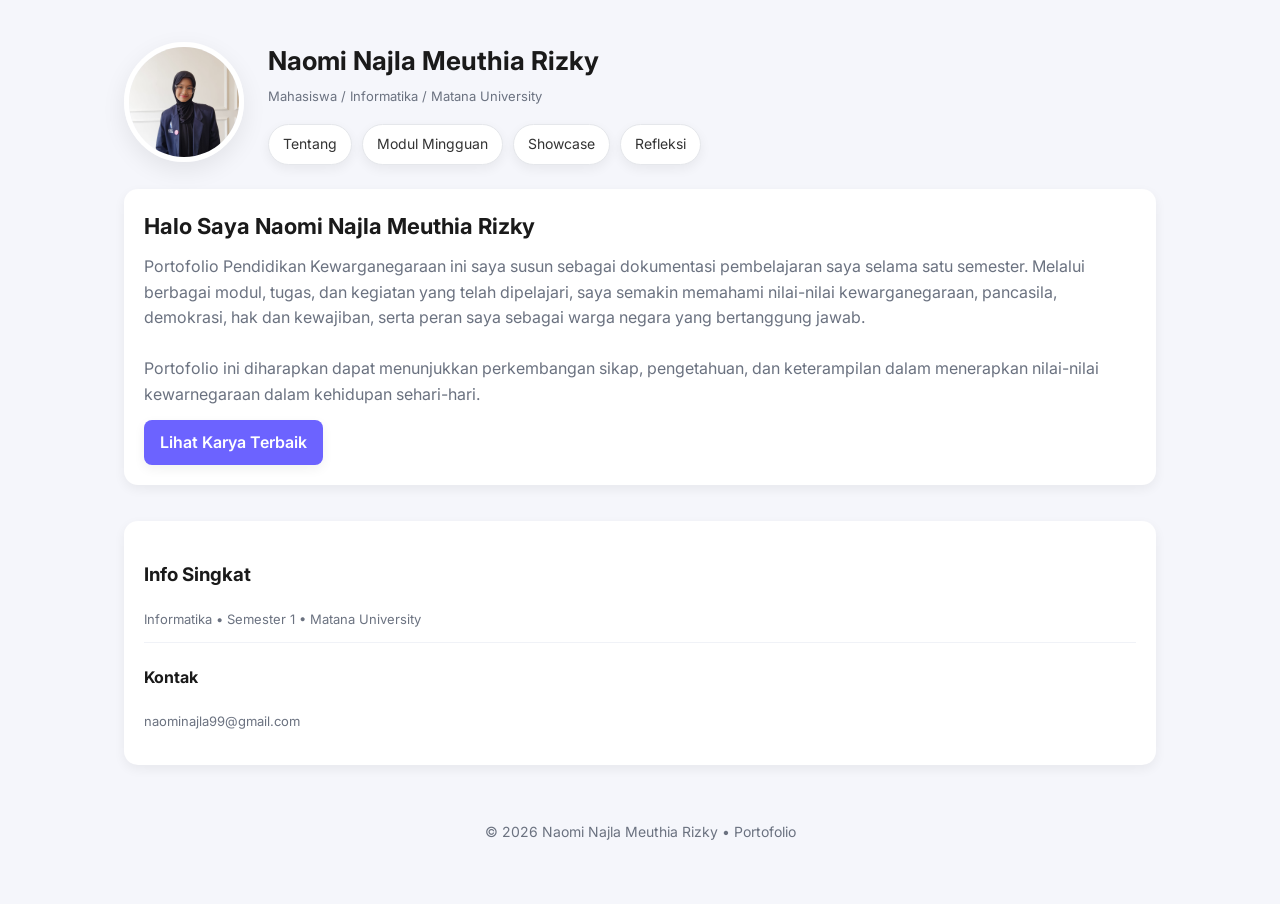
<file: html/index.html>
<!doctype html>
<html lang="id">
<head>
  <meta charset="utf-8" />
  <meta name="viewport" content="width=device-width, initial-scale=1" />
  <title>Portofolio - Naomi Najla Meuthia Rizky</title>

  <!-- Fonts -->
  <link href="https://fonts.googleapis.com/css2?family=Inter:wght@300;400;600;700&display=swap" rel="stylesheet">

  <!-- External CSS -->
 <link rel="stylesheet" href="uas.css">
</head>

<body>
  <div class="container">
    <header>
      <div class="profile">
        <img src="Naomi.jpeg" alt="Foto Profil">
      </div>
      <div class="brand">
        <h1>Naomi Najla Meuthia Rizky</h1>
        <p class="meta">Mahasiswa / Informatika / Matana University </p>
        <nav>
          <a href="./index.html">Tentang</a>
          <a href="./module.html">Modul Mingguan</a>
          <a href="./showcase.html">Showcase</a>
          <a href="./refleksi.html">Refleksi</a>
        </nav>
      </div>
    </header>

    <section class="hero card" id="about">
      <div class="intro">
        <h2>Halo Saya Naomi Najla Meuthia Rizky</h2>
        <p>Portofolio Pendidikan Kewarganegaraan ini saya susun sebagai dokumentasi pembelajaran saya selama satu semester.
          Melalui berbagai modul, tugas, dan kegiatan yang telah dipelajari, saya semakin memahami nilai-nilai kewarganegaraan,
          pancasila, demokrasi, hak dan kewajiban, serta peran saya sebagai warga negara yang bertanggung jawab.
        </p>
        <br>
        <p>
          Portofolio ini diharapkan dapat menunjukkan perkembangan sikap, pengetahuan, dan keterampilan 
          dalam menerapkan nilai-nilai kewarnegaraan dalam kehidupan sehari-hari.
        </p>
        <p style="margin-top:12px"><a class="btn" href="showcase.html">Lihat Karya Terbaik</a></p>
      </div>
    </section>

    <!-- <div class="grid"> -->
     
      <aside>
        <div class="card">
          <h3>Info Singkat</h3>
          <p class="meta">Informatika • Semester 1 • Matana University </p>
          <hr style="margin:12px 0;border:none;border-top:1px solid #f0f2f7">
          <h4>Kontak</h4>
          <p class="meta">naominajla99@gmail.com</p>
        </div>

 
  <!-- </div> -->
     <footer>
      © <span id="year"></span> Naomi Najla Meuthia Rizky • Portofolio
    </footer>

  <script>
    document.getElementById('year').textContent = new Date().getFullYear();
  </script>

</body>
</html>
</file>
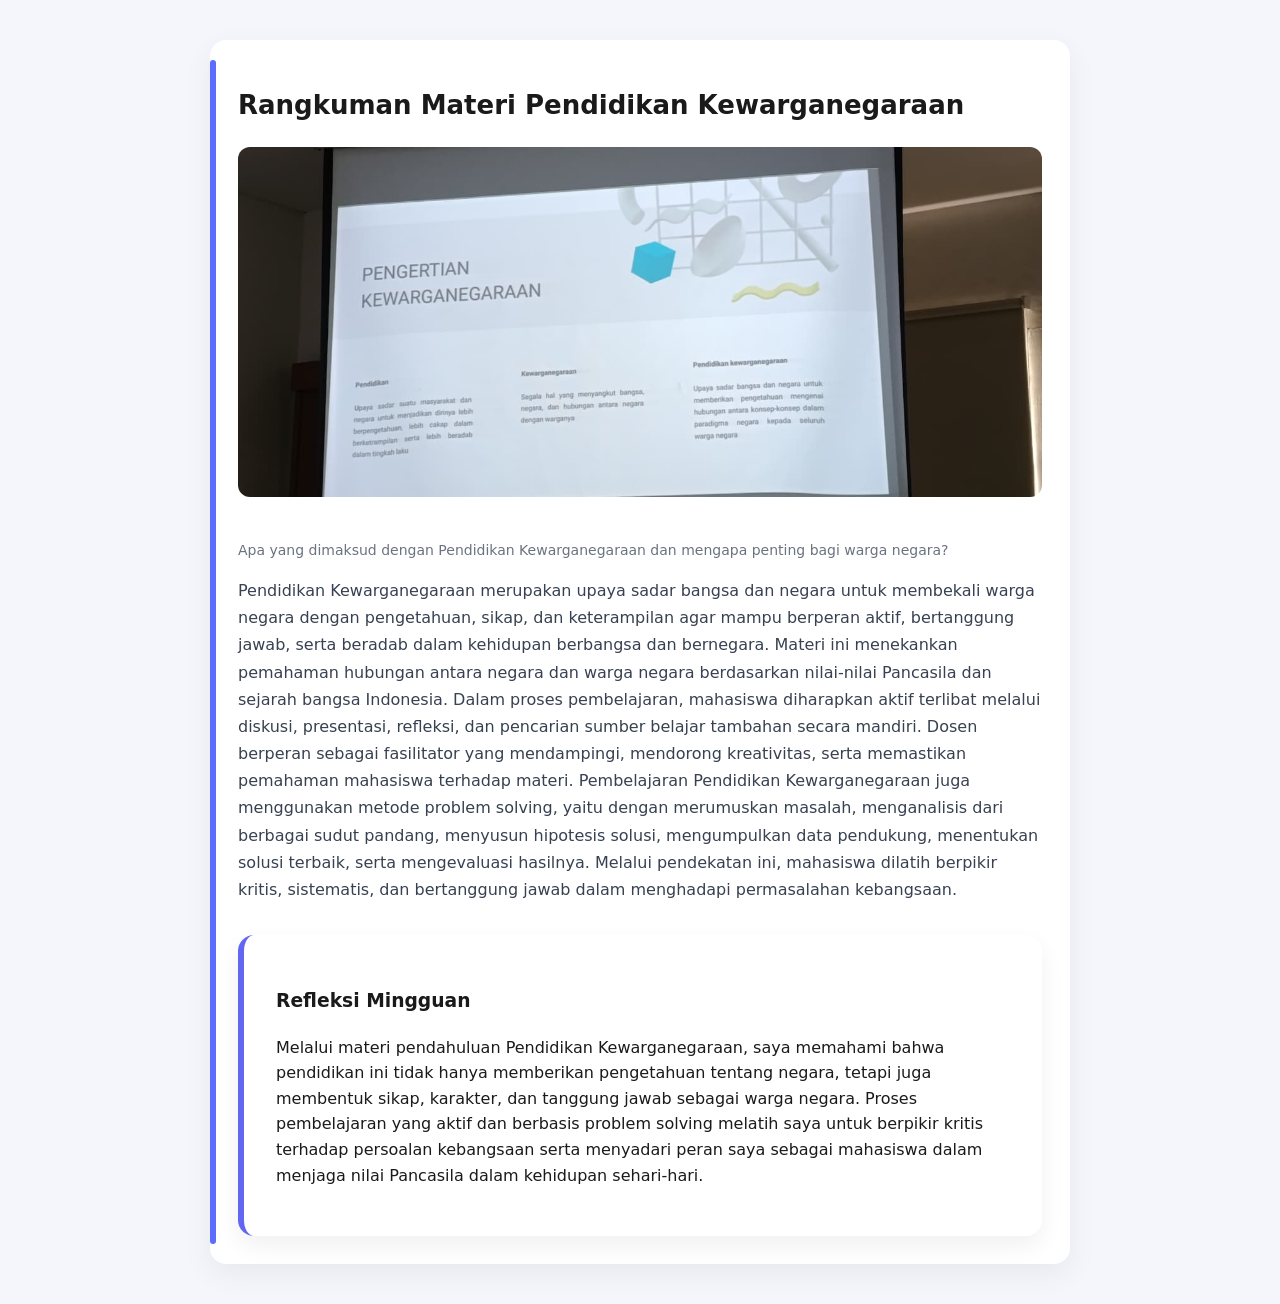
<file: html/module-detail.html>
<!DOCTYPE html>
<html>
  <head>
    <title>Module Detail</title>
    <meta charset="UTF-8" />
    <link rel="stylesheet" href="uas.css" />
  </head>

  <body>
    <div class="page-container">
      <div class="module-card detail-card">
        <h1 class="module-title"></h1>

        <img class="module-image" />

        <p class="module-author"></p>

        <div class="module-content"></div>

        <div class="module-reflection">
          <h3>Refleksi Mingguan</h3>
          <p class="refleksi-text"></p>
        </div>
      </div>
    </div>

    <!-- script taruh di BAWAH -->
    <script src="./js/module-detail.js"></script>
  </body>
</html>
</file>
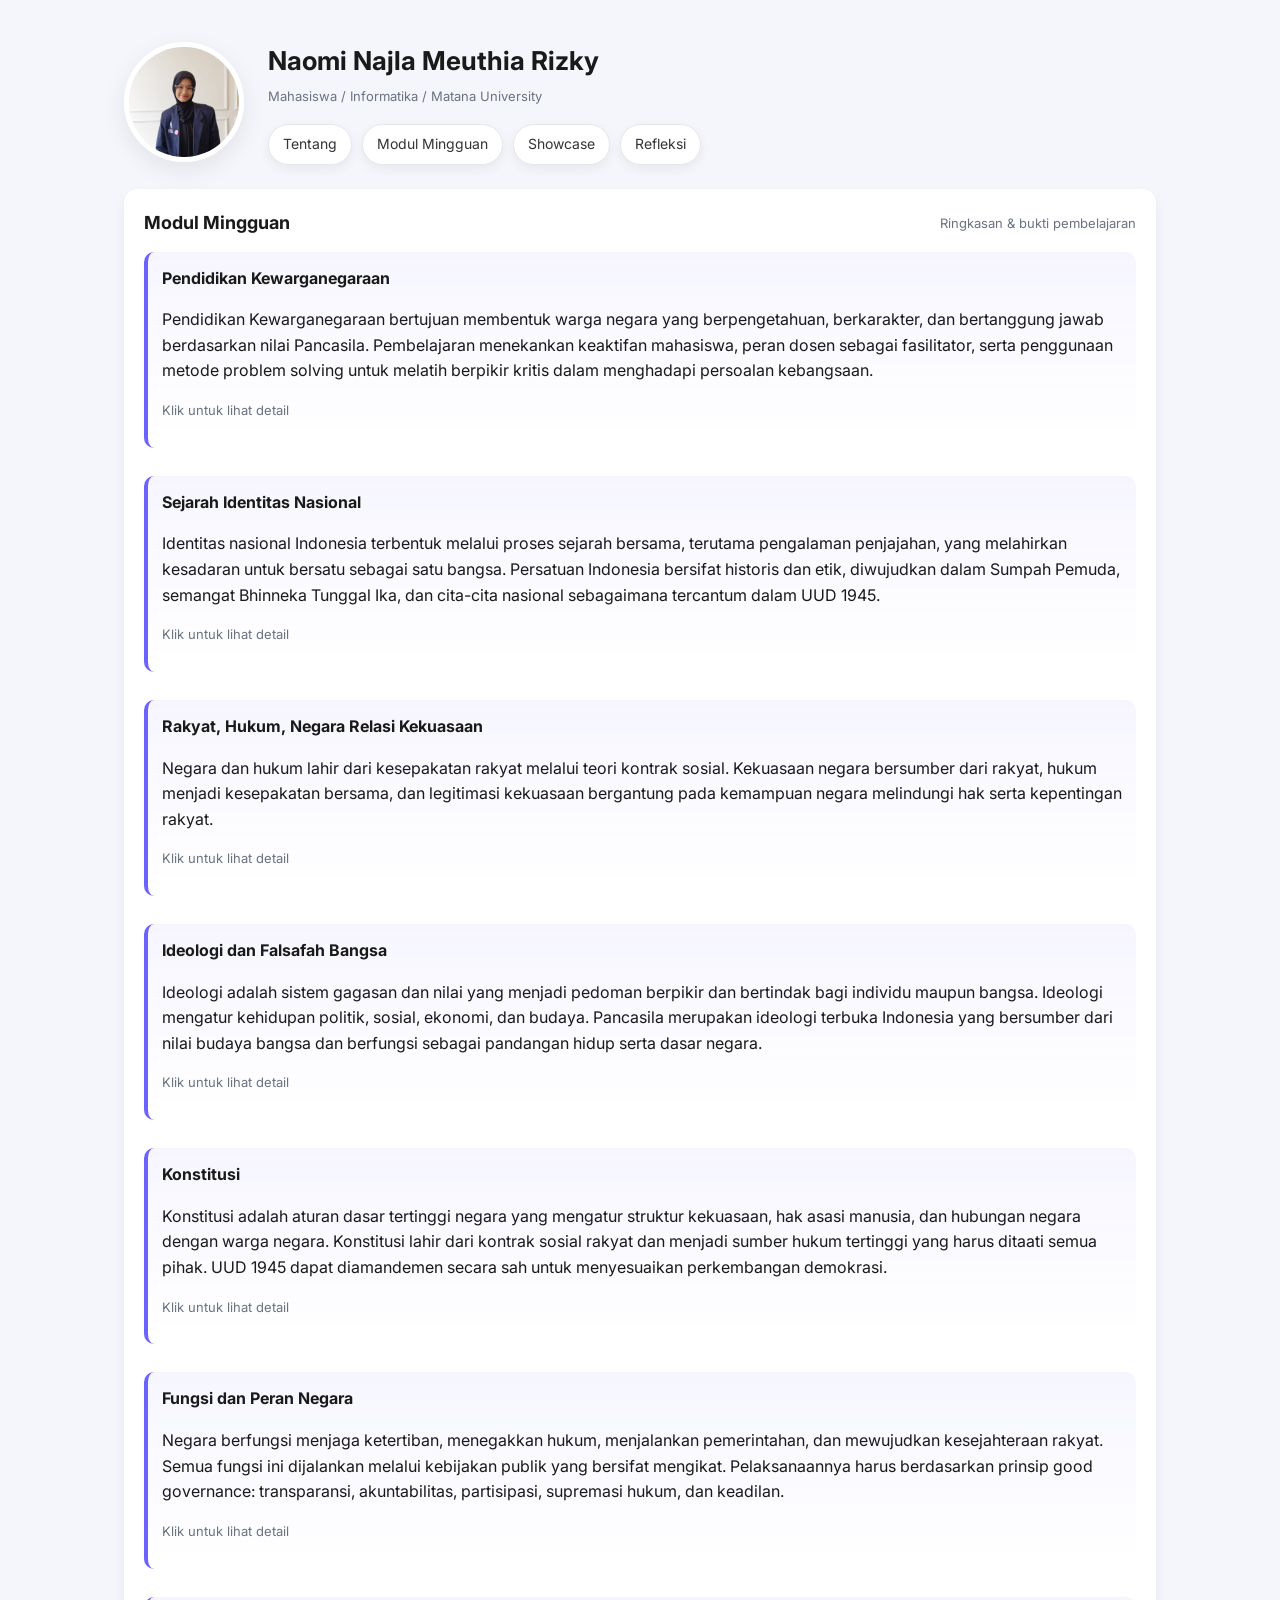
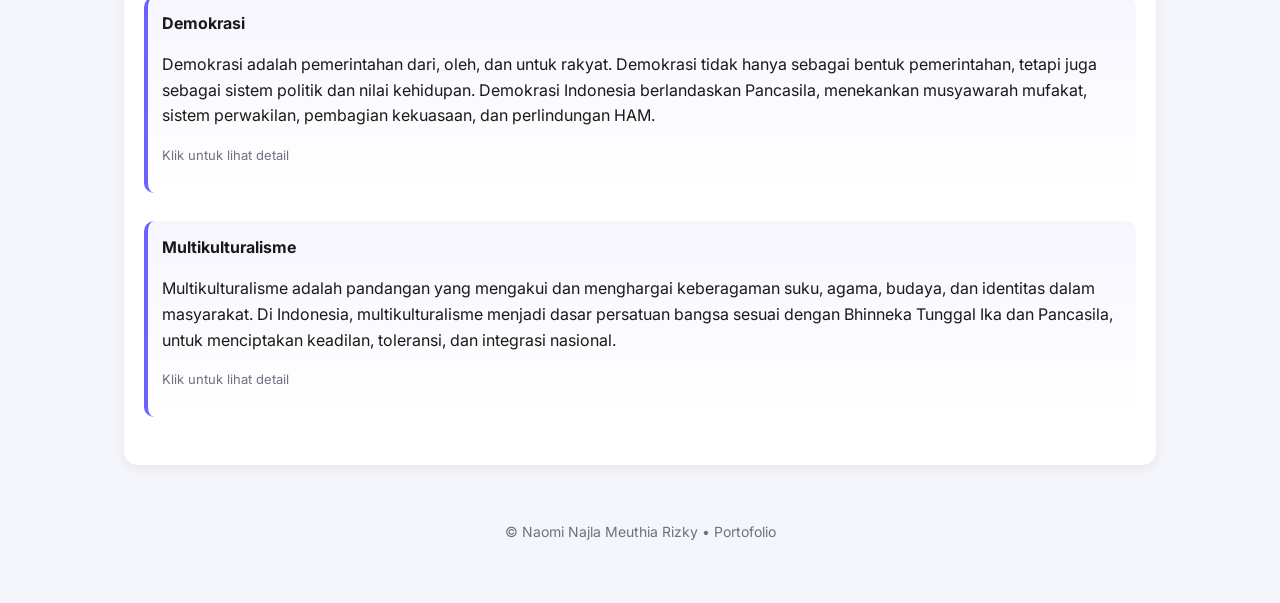
<file: html/module.html>
<!DOCTYPE html>
<html lang="en">
  <head>
    <meta charset="UTF-8" />
    <meta name="viewport" content="width=device-width, initial-scale=1.0" />
    <title>Module - Naomi Najla Meuthia Rizky</title>
    <link
      href="https://fonts.googleapis.com/css2?family=Inter:wght@300;400;600;700&display=swap"
      rel="stylesheet"
    />
    <link rel="stylesheet" href="uas.css" />
  </head>
  <body>
    <div class="container">
      <header>
        <div class="profile">
          <img src="Naomi.jpeg" alt="Foto Profil" />
        </div>
        <div class="brand">
          <h1>Naomi Najla Meuthia Rizky</h1>
          <p class="meta">Mahasiswa / Informatika / Matana University</p>
          <nav>
            <a href="./index.html">Tentang</a>
            <a href="./module.html">Modul Mingguan</a>
            <a href="./showcase.html">Showcase</a>
            <a href="./refleksi.html">Refleksi</a>
          </nav>
        </div>
      </header>
      <section class="card mt-24" id="modules">
        <div class="section-title">
          <h3>Modul Mingguan</h3>
          <span class="meta">Ringkasan & bukti pembelajaran</span>
        </div>

        <div id="modules-container"></div>
      </section>

      <footer>
        © <span id="year"></span> Naomi Najla Meuthia Rizky • Portofolio
      </footer>
    </div>

    <script src="./js/module.js" defer></script>
  </body>
</html>
</file>
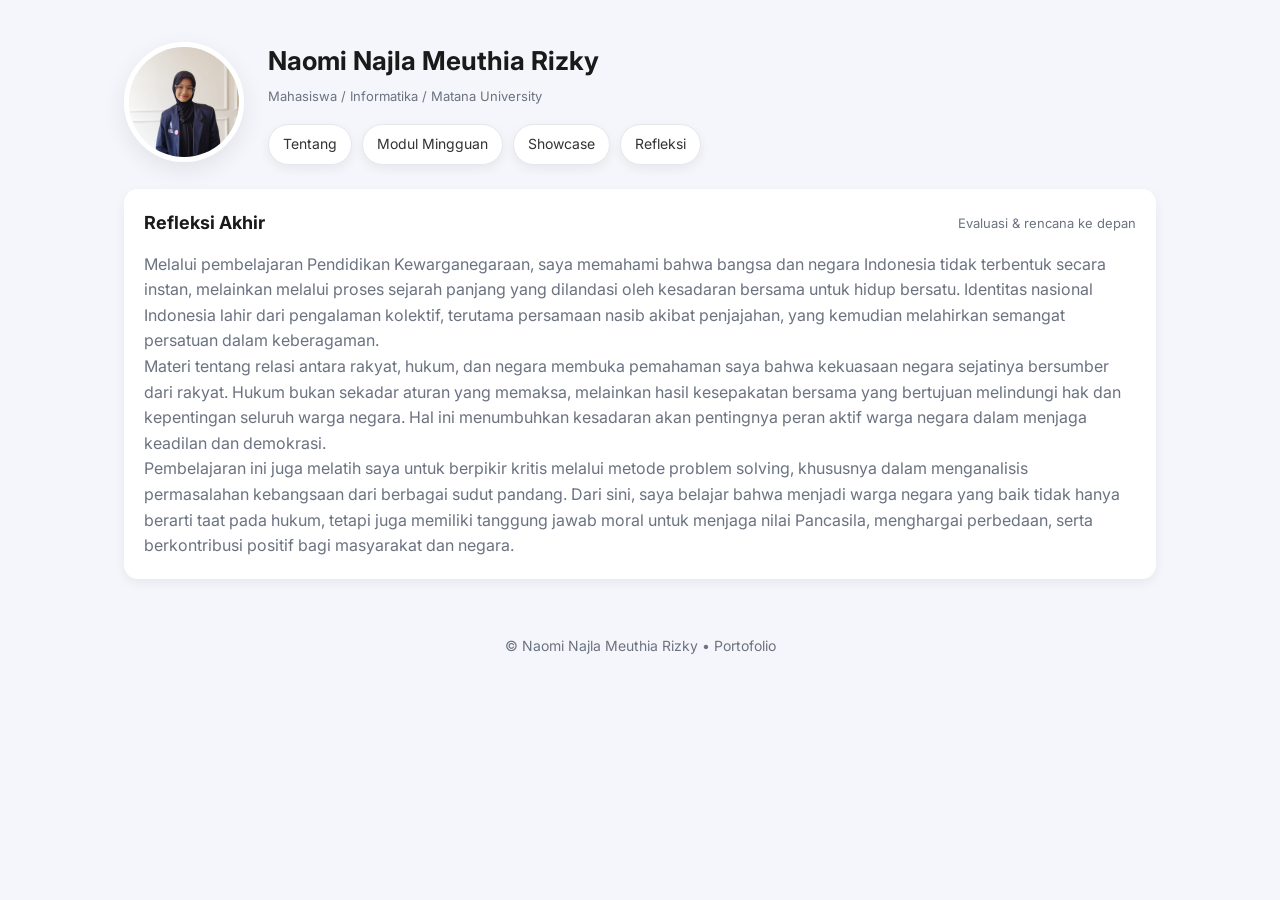
<file: html/refleksi.html>
<!DOCTYPE html>
<html lang="en">
  <head>
    <meta charset="UTF-8" />
    <meta name="viewport" content="width=device-width, initial-scale=1.0" />
    <title>Module - Naomi Najla Meuthia Rizky</title>
    <link
      href="https://fonts.googleapis.com/css2?family=Inter:wght@300;400;600;700&display=swap"
      rel="stylesheet"
    />
    <link rel="stylesheet" href="uas.css" />
  </head>
  <body>
    <div class="container">
      <header>
        <div class="profile">
          <img src="Naomi.jpeg" alt="Foto Profil" />
        </div>
        <div class="brand">
          <h1>Naomi Najla Meuthia Rizky</h1>
          <p class="meta">Mahasiswa / Informatika / Matana University</p>
          <nav>
            <a href="./index.html">Tentang</a>
            <a href="./module.html">Modul Mingguan</a>
            <a href="./showcase.html">Showcase</a>
            <a href="./refleksi.html">Refleksi</a>
          </nav>
        </div>
      </header>
      <main class="mt-24">
        <section class="card" id="reflection">
          <div class="section-title">
            <h3>Refleksi Akhir</h3>
            <span class="meta">Evaluasi & rencana ke depan</span>
          </div>
          <div class="reflect">
            <p>
              Melalui pembelajaran Pendidikan Kewarganegaraan, saya memahami
              bahwa bangsa dan negara Indonesia tidak terbentuk secara instan,
              melainkan melalui proses sejarah panjang yang dilandasi oleh
              kesadaran bersama untuk hidup bersatu. Identitas nasional
              Indonesia lahir dari pengalaman kolektif, terutama persamaan nasib
              akibat penjajahan, yang kemudian melahirkan semangat persatuan
              dalam keberagaman. <br />
              Materi tentang relasi antara rakyat, hukum, dan negara membuka
              pemahaman saya bahwa kekuasaan negara sejatinya bersumber dari
              rakyat. Hukum bukan sekadar aturan yang memaksa, melainkan hasil
              kesepakatan bersama yang bertujuan melindungi hak dan kepentingan
              seluruh warga negara. Hal ini menumbuhkan kesadaran akan
              pentingnya peran aktif warga negara dalam menjaga keadilan dan
              demokrasi. <br />
              Pembelajaran ini juga melatih saya untuk berpikir kritis melalui
              metode problem solving, khususnya dalam menganalisis permasalahan
              kebangsaan dari berbagai sudut pandang. Dari sini, saya belajar
              bahwa menjadi warga negara yang baik tidak hanya berarti taat pada
              hukum, tetapi juga memiliki tanggung jawab moral untuk menjaga
              nilai Pancasila, menghargai perbedaan, serta berkontribusi positif
              bagi masyarakat dan negara.
            </p>
          </div>
        </section>
      </main>
      <footer>
        © <span id="year"></span> Naomi Najla Meuthia Rizky • Portofolio
      </footer>
    </div>
  </body>
</html>
</file>
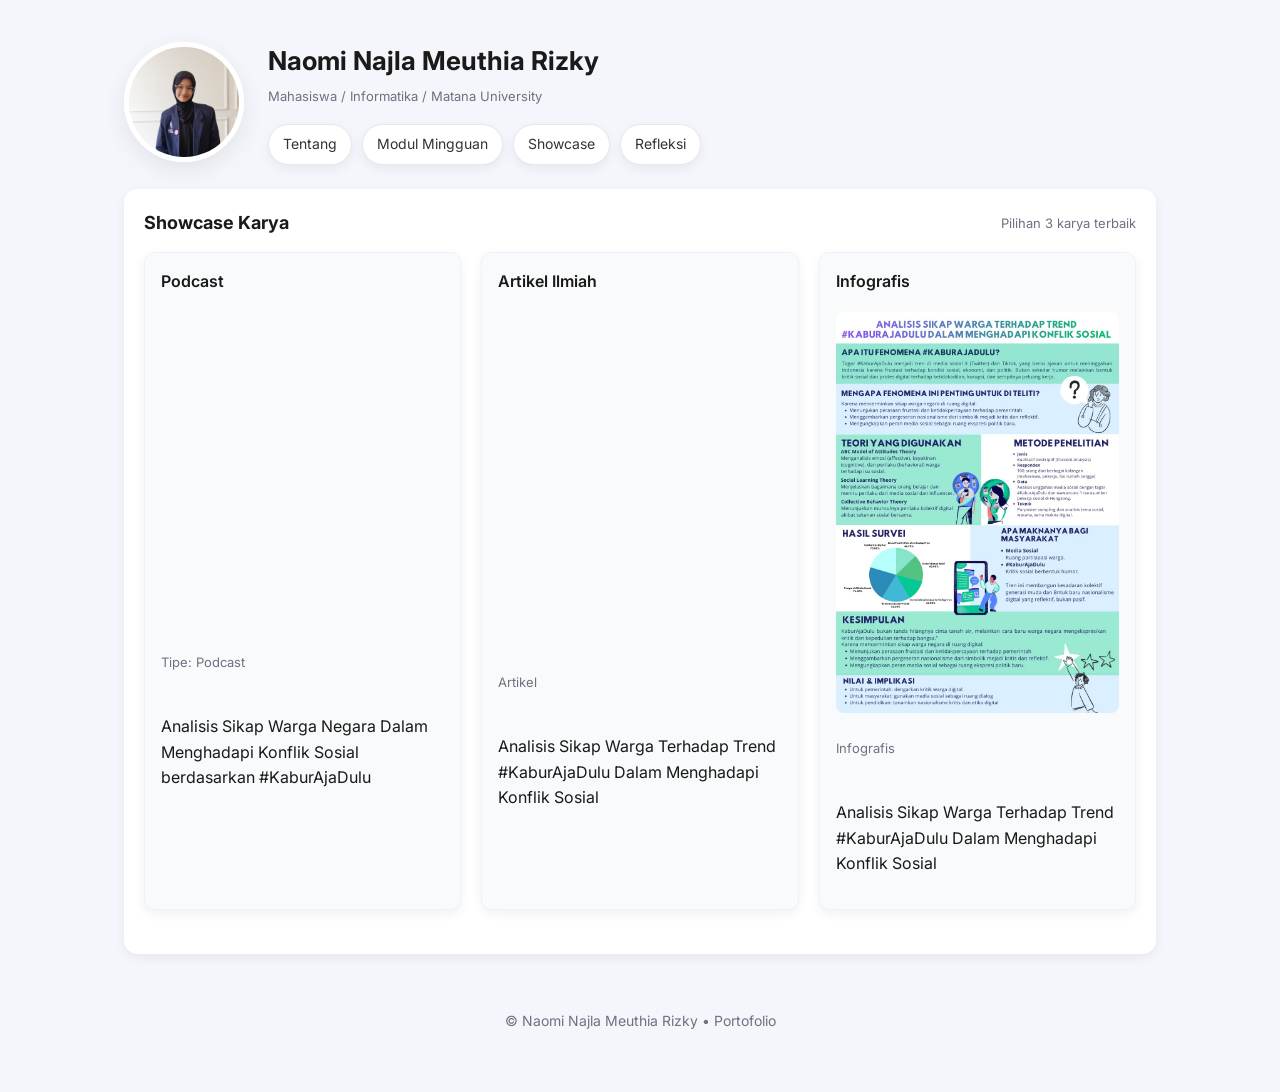
<file: html/showcase.html>
<!DOCTYPE html>
<html lang="en">
<head>
    <meta charset="UTF-8">
    <meta name="viewport" content="width=device-width, initial-scale=1.0">
    <title>Module - Naomi Najla Meuthia Rizky</title>
    <link href="https://fonts.googleapis.com/css2?family=Inter:wght@300;400;600;700&display=swap" rel="stylesheet">
    <link rel="stylesheet" href="uas.css">
    <style>
/* SHOWCASE GRID */
.showcase-grid {
  display: grid;
  grid-template-columns: repeat(auto-fit, minmax(280px, 1fr));
  gap: 20px;
}
/* WORK CARD */
.work {
  background: #f9fafb;
  padding: 16px;
  border-radius: 10px;
  display: flex;
  flex-direction: column;
  gap: 12px;
}
.work h4 {
  font-size: 16px;
  font-weight: 600;
}
/* MEDIA */
.work iframe,
.work img {
  width: 100%;
  border-radius: 8px;
}
.work iframe {
  aspect-ratio: 16 / 9;
}
.pdf-viewer {
  width: 100%;
  height: 320px;
  border: none;
  border-radius: 8px;
}
/* RESPONSIVE */
@media (max-width: 768px) {
  header {
    flex-direction: column;
    text-align: center;
  }
  nav {
    justify-content: center;
    flex-wrap: wrap;
  }
}
    </style>
</head>
<body>
    <div class="container">
         <header>
      <div class="profile">
        <img src="Naomi.jpeg" alt="Foto Profil">
      </div>
      <div>
      <div class="brand">
        <h1>Naomi Najla Meuthia Rizky</h1>
        <p class="meta">Mahasiswa / Informatika / Matana University </p>
        <nav>
          <a href="./index.html">Tentang</a>
          <a href="./module.html">Modul Mingguan</a>
          <a href="./showcase.html">Showcase</a>
          <a href="./refleksi.html">Refleksi</a>
        </nav>
      </div>
    </header>
         <main class="mt-24">
        <section class="card" id="showcase">
          <div class="section-title">
            <h3>Showcase Karya</h3>
            <span class="meta">Pilihan 3 karya terbaik</span>
          </div>

          <div class="showcase-grid">
            <div class="work">
              <h4>Podcast</h4>
              <iframe width="560" height="315" src="https://www.youtube.com/embed/CoxGaLMGmGI?si=F9Fce9onyshePhrW" title="YouTube video player" frameborder="0" allow="accelerometer; autoplay; clipboard-write; encrypted-media; gyroscope; picture-in-picture; web-share" referrerpolicy="strict-origin-when-cross-origin" allowfullscreen></iframe>
              <p class="meta">Tipe: Podcast</p>
              <p>Analisis Sikap Warga Negara Dalam Menghadapi Konflik Sosial berdasarkan #KaburAjaDulu</p>
            </div>

            <div class="work">
              <h4>Artikel Ilmiah</h4>
              <iframe src="assets/ARTIKEL ILMIAH PKN.pdf" class="pdf-viewer"></iframe>
              <p class="meta">Artikel</p>
              <p>Analisis Sikap Warga Terhadap Trend #KaburAjaDulu Dalam Menghadapi Konflik Sosial</p>
            </div>

            <div class="work">
              <h4>Infografis</h4>
              <img src="./assets/Infografis.jpeg" alt="">
              <p class="meta">Infografis</p>
              <p>Analisis Sikap Warga Terhadap Trend #KaburAjaDulu Dalam Menghadapi Konflik Sosial</p>
            </div>
          </div>
        </section>

      </main>
       <footer>
      © <span id="year"></span> Naomi Najla Meuthia Rizky • Portofolio
    </footer>
    </div>
</body>
</html>
</file>
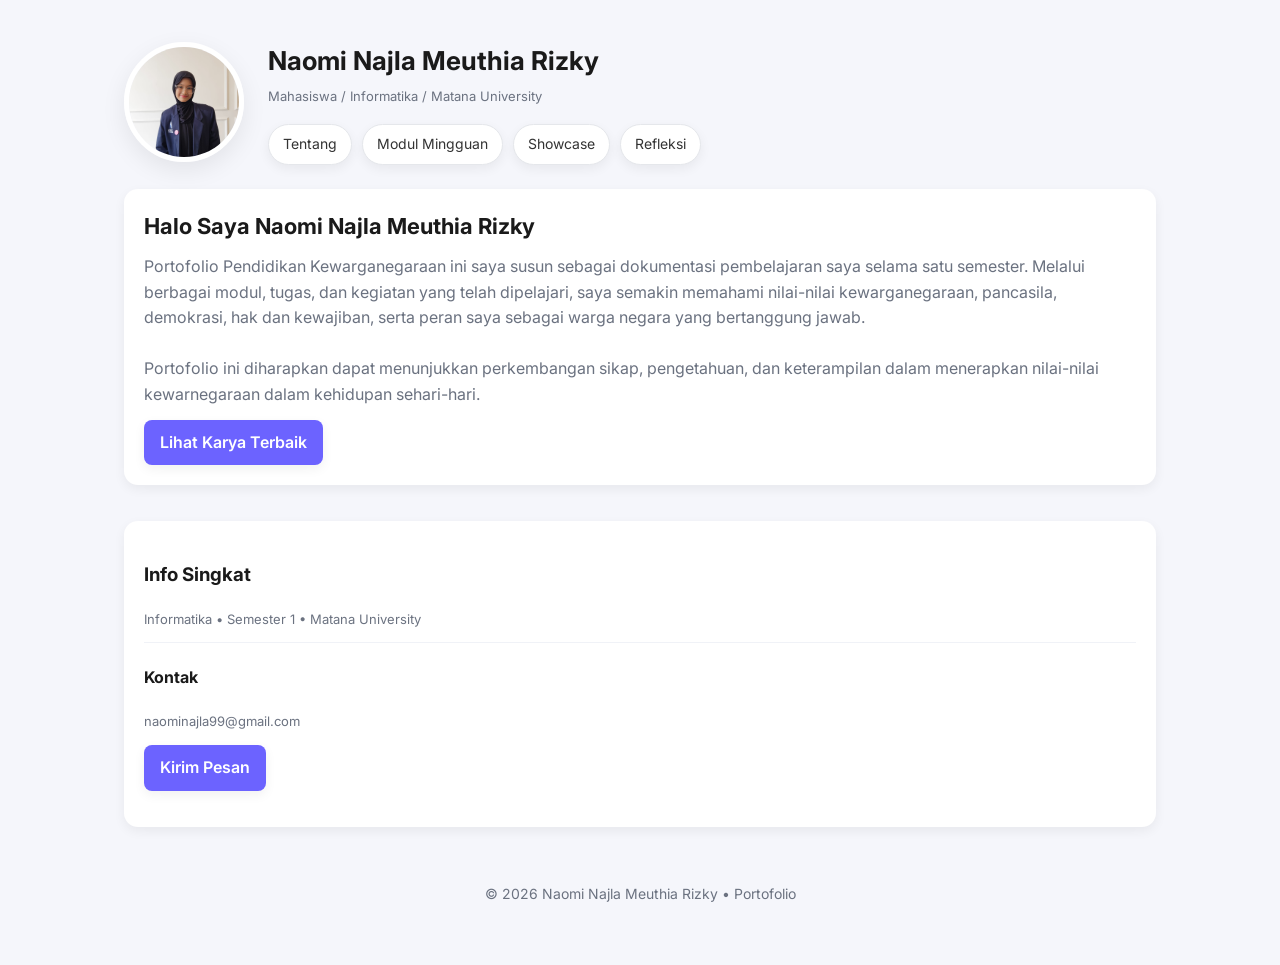
<file: html/uas.html>
<!doctype html>
<html lang="id">
<head>
  <meta charset="utf-8" />
  <meta name="viewport" content="width=device-width, initial-scale=1" />
  <title>Portofolio - Naomi Najla Meuthia Rizky</title>

  <!-- Fonts -->
  <link href="https://fonts.googleapis.com/css2?family=Inter:wght@300;400;600;700&display=swap" rel="stylesheet">

  <!-- External CSS -->
 <link rel="stylesheet" href="uas.css">
</head>

<body>
  <div class="container">
    <header>
      <div class="profile">
        <img src="Naomi.jpeg" alt="Foto Profil">
      </div>
      <div class="brand">
        <h1>Naomi Najla Meuthia Rizky</h1>
        <p class="meta">Mahasiswa / Informatika / Matana University </p>
        <nav>
          <a href="./uas.html">Tentang</a>
          <a href="./module.html">Modul Mingguan</a>
          <a href="./showcase.html">Showcase</a>
          <a href="./refleksi.html">Refleksi</a>
        </nav>
      </div>
    </header>

    <section class="hero card" id="about">
      <div class="intro">
        <h2>Halo Saya Naomi Najla Meuthia Rizky</h2>
        <p>Portofolio Pendidikan Kewarganegaraan ini saya susun sebagai dokumentasi pembelajaran saya selama satu semester.
          Melalui berbagai modul, tugas, dan kegiatan yang telah dipelajari, saya semakin memahami nilai-nilai kewarganegaraan,
          pancasila, demokrasi, hak dan kewajiban, serta peran saya sebagai warga negara yang bertanggung jawab.
        </p>
        <br>
        <p>
          Portofolio ini diharapkan dapat menunjukkan perkembangan sikap, pengetahuan, dan keterampilan 
          dalam menerapkan nilai-nilai kewarnegaraan dalam kehidupan sehari-hari.
        </p>
        <p style="margin-top:12px"><a class="btn" href="#showcase">Lihat Karya Terbaik</a></p>
      </div>
    </section>

    <!-- <div class="grid"> -->
     
      <aside>
        <div class="card">
          <h3>Info Singkat</h3>
          <p class="meta">Informatika • Semester 1 • Matana University </p>
          <hr style="margin:12px 0;border:none;border-top:1px solid #f0f2f7">
          <h4>Kontak</h4>
          <p class="meta">naominajla99@gmail.com</p>
          <p style="margin-top:10px"><a class="btn" href="#contact">Kirim Pesan</a></p>
        </div>

 
  <!-- </div> -->
     <footer>
      © <span id="year"></span> Naomi Najla Meuthia Rizky • Portofolio
    </footer>

  <script>
    document.getElementById('year').textContent = new Date().getFullYear();
  </script>

</body>
</html>
</file>
<file: html/uas.css>
/* ==========================
   THEME VARIABLES
========================== */
:root {
  --accent: #6c63ff;
  --accent-light: #857cff;
  --muted: #6b7280;
  --bg: #f5f6fb;
  --card: #ffffff;
  --border: #e5e7eb;
  --shadow-sm: 0 4px 12px rgba(0, 0, 0, 0.06);
  --shadow-md: 0 8px 24px rgba(0, 0, 0, 0.08);
  --radius: 14px;
  --transition: 0.25s ease;
}

/* ==========================
   GLOBAL RESET
========================== */
* {
  box-sizing: border-box;
}

body {
  font-family: Inter, system-ui, -apple-system, Segoe UI, Roboto, Arial;
  margin: 0;
  line-height: 1.6;
  background: var(--bg);
  color: #1a1a1a;
  transition: background var(--transition), color var(--transition);
}

.container {
  max-width: 1080px;
  margin: 40px auto;
  padding: 0 24px;
}

/* ==========================
   HEADER
========================== */
header {
  display: flex;
  align-items: center;
  gap: 24px;
}

.brand h1 {
  margin: 0;
  font-size: 26px;
  font-weight: 700;
}

.brand p {
  margin: 4px 0 0;
  color: var(--muted);
}

/* PROFILE IMAGE */
.profile {
  width: 120px;
  height: 120px;
  overflow: hidden;
  border-radius: 50%;
  flex-shrink: 0;
  border: 5px solid #fff;
  box-shadow: var(--shadow-md);
  transition: transform var(--transition);
}

.profile:hover {
  transform: scale(1.02);
}

.profile img {
  width: 100%;
  height: 100%;
  object-fit: cover;
}

/* ==========================
   NAVIGATION
========================== */
nav {
  margin-top: 18px;
  display: flex;
  gap: 10px;
  flex-wrap: wrap;
}

nav a {
  padding: 8px 14px;
  border-radius: 30px;
  text-decoration: none;
  background: #fff;
  border: 1px solid var(--border);
  color: #333;
  font-size: 14px;
  transition: var(--transition);
  box-shadow: var(--shadow-sm);
}

nav a:hover {
  background: var(--accent);
  color: white;
  border-color: var(--accent);
  transform: translateY(-2px);
}

/* ==========================
   HERO SECTION
========================== */
.hero {
  background: linear-gradient(
    90deg,
    rgba(108, 99, 255, 0.18),
    rgba(108, 99, 255, 0.06)
  );
  padding: 26px;
  border-radius: var(--radius);
  margin-top: 24px;
  display: flex;
  gap: 20px;
  align-items: center;
  box-shadow: var(--shadow-sm);
}

.hero h2 {
  margin: 0 0 10px;
  font-size: 22px;
  font-weight: 700;
}

.hero p {
  margin: 0;
  color: var(--muted);
}

/* ==========================
   GRID LAYOUT
========================== */
.grid {
  display: grid;
  grid-template-columns: 1fr 320px;
  gap: 24px;
  margin-top: 28px;
}

@media (max-width: 900px) {
  .grid {
    grid-template-columns: 1fr;
  }
}

/* ==========================
   CARD COMPONENT
========================== */
.card {
  background: var(--card);
  padding: 20px;
  border-radius: var(--radius);
  box-shadow: var(--shadow-sm);
  transition: var(--transition);
}

.card:hover {
  box-shadow: var(--shadow-md);
}

/* Section Title */
.section-title {
  display: flex;
  align-items: center;
  justify-content: space-between;
  margin-bottom: 14px;
}

.section-title h3 {
  margin: 0;
  font-size: 18px;
  font-weight: 700;
}

/* Modules */
.module {
  border-left: 4px solid var(--accent);
  padding: 14px;
  margin-bottom: 14px;
  border-radius: 10px;
  background: linear-gradient(180deg, rgba(108, 99, 255, 0.06), transparent);
  transition: var(--transition);
}

.module:hover {
  transform: translateX(4px);
  background: rgba(108, 99, 255, 0.08);
}

/* ==========================
   SHOWCASE
========================== */
.showcase-grid {
  display: grid;
  grid-template-columns: repeat(2, 1fr);
  gap: 14px;
}

@media (max-width: 600px) {
  .showcase-grid {
    grid-template-columns: 1fr;
  }
}

.work {
  padding: 14px;
  border-radius: 10px;
  background: var(--card);
  border: 1px solid #eef2ff;
  transition: var(--transition);
  box-shadow: var(--shadow-sm);
}

.work:hover {
  transform: translateY(-4px);
  border-color: var(--accent-light);
  box-shadow: var(--shadow-md);
}

.work h4 {
  margin: 0 0 6px;
}

/* ==========================
   REFLECTION
========================== */
.reflect p {
  margin: 0;
  color: var(--muted);
}

/* ==========================
   FOOTER
========================== */
footer {
  margin-top: 26px;
  text-align: center;
  color: var(--muted);
  font-size: 14px;
  padding: 20px 0;
}

/* ==========================
   BUTTON
========================== */
.btn {
  display: inline-block;
  padding: 10px 16px;
  border-radius: 8px;
  text-decoration: none;
  background: var(--accent);
  color: white;
  font-weight: 600;
  box-shadow: var(--shadow-sm);
  transition: var(--transition);
}

.btn:hover {
  background: var(--accent-light);
  transform: translateY(-2px);
}

.meta {
  color: var(--muted);
  font-size: 13px;
}

.card {
  margin-bottom: 36px;
}

.module {
  margin-bottom: 28px;
}

.work {
  margin-bottom: 24px;
}

.mt-24 {
  margin-top: 24px;
}

.img-module {
  width: 300px;
  height: 200px;
}
.page-container {
  max-width: 900px;
  margin: 40px auto;
  padding: 0 20px;
}

.module-card {
  background: #ffffff;
  border-radius: 16px;
  padding: 28px;
  box-shadow: 0 10px 30px rgba(0, 0, 0, 0.06);
  position: relative;
}

.module-card::before {
  content: "";
  position: absolute;
  left: 0;
  top: 20px;
  bottom: 20px;
  width: 6px;
  background: #5b6cff;
  border-radius: 6px;
}

.module-title {
  font-size: 26px;
  font-weight: 700;
  margin-bottom: 20px;
}

.module-image {
  width: 100%;
  max-height: 350px;
  object-fit: cover;
  border-radius: 12px;
  margin-bottom: 20px;
}

.module-author {
  font-size: 14px;
  color: #6b7280;
  margin-bottom: 16px;
}

.module-content {
  font-size: 16px;
  line-height: 1.7;
  color: #374151;
}
.pdf-viewer {
  width: 100%;
  height: 500px;
  border: none;
  margin-top: 15px;
  border-radius: 8px;
}
.module-reflection {
  margin-top: 32px;
  padding: 32px; /* samakan padding */
  background: #ffffff; /* putih seperti atas */
  border-radius: 16px; /* samakan radius */
  box-shadow: 0 10px 25px rgba(0, 0, 0, 0.06);
  border-left: 6px solid #6366f1;
}
</file>
